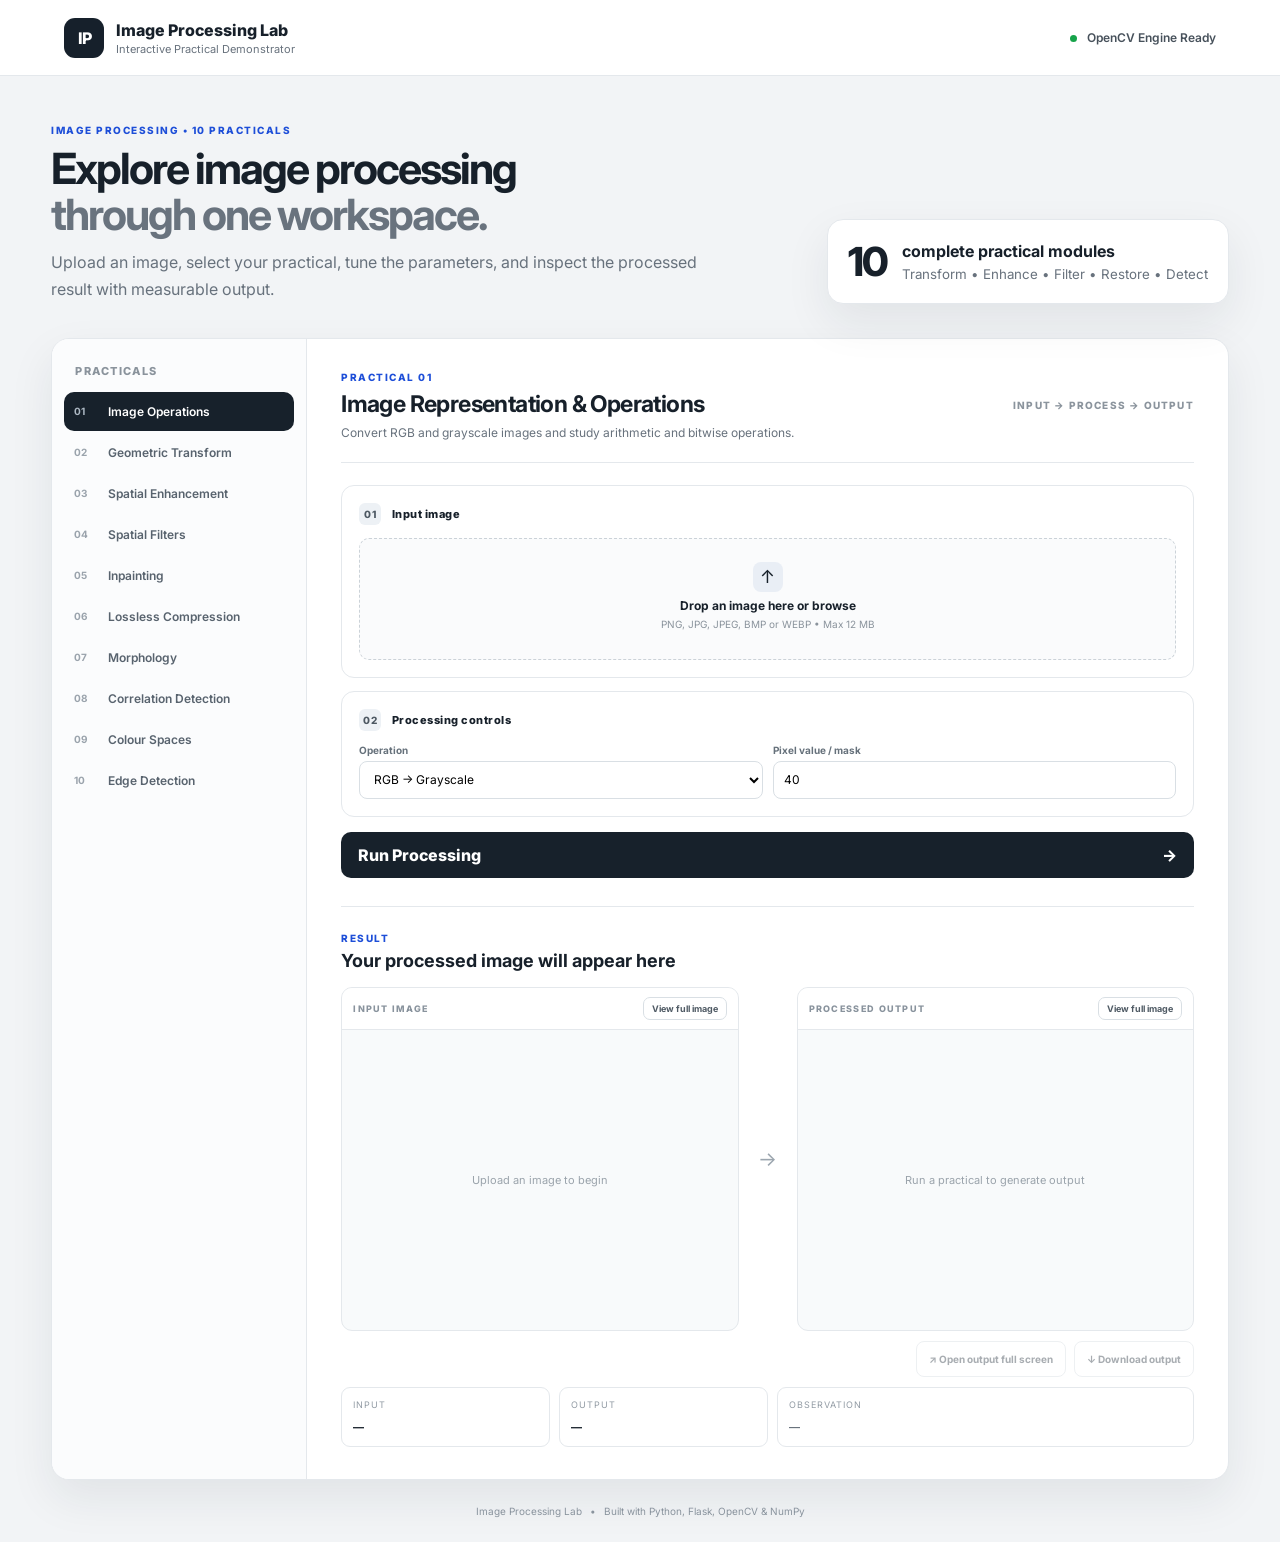
<file: templates/index.html>
<!doctype html>
<html lang="en">
<head>
  <meta charset="utf-8">
  <meta name="viewport" content="width=device-width, initial-scale=1">
  <title>Image Processing Lab</title>
  <link rel="preconnect" href="https://fonts.googleapis.com">
  <link href="https://fonts.googleapis.com/css2?family=Inter:wght@400;500;600;700;800&display=swap" rel="stylesheet">
  <link rel="stylesheet" href="/static/style.css">
</head>
<body>
<header class="topbar">
  <div class="brand">
    <div class="brand-mark">IP</div>
    <div><div class="brand-title">Image Processing Lab</div><div class="brand-sub">Interactive Practical Demonstrator</div></div>
  </div>
  <div class="status"><span class="dot"></span> OpenCV Engine Ready</div>
</header>

<main class="shell">
  <section class="hero">
    <div>
      <div class="eyebrow">IMAGE PROCESSING • 10 PRACTICALS</div>
      <h1>Explore image processing<br><span>through one workspace.</span></h1>
      <p>Upload an image, select your practical, tune the parameters, and inspect the processed result with measurable output.</p>
    </div>
    <div class="hero-card">
      <div class="hero-number">10</div>
      <div><b>complete practical modules</b><small>Transform • Enhance • Filter • Restore • Detect</small></div>
    </div>
  </section>

  <section class="workspace">
    <aside class="sidebar">
      <div class="side-title">Practicals</div>
      <button class="pbtn active" data-p="1"><b>01</b><span>Image Operations</span></button>
      <button class="pbtn" data-p="2"><b>02</b><span>Geometric Transform</span></button>
      <button class="pbtn" data-p="3"><b>03</b><span>Spatial Enhancement</span></button>
      <button class="pbtn" data-p="4"><b>04</b><span>Spatial Filters</span></button>
      <button class="pbtn" data-p="5"><b>05</b><span>Inpainting</span></button>
      <button class="pbtn" data-p="6"><b>06</b><span>Lossless Compression</span></button>
      <button class="pbtn" data-p="7"><b>07</b><span>Morphology</span></button>
      <button class="pbtn" data-p="8"><b>08</b><span>Correlation Detection</span></button>
      <button class="pbtn" data-p="9"><b>09</b><span>Colour Spaces</span></button>
      <button class="pbtn" data-p="10"><b>10</b><span>Edge Detection</span></button>
    </aside>

    <section class="panel">
      <div class="panel-head">
        <div>
          <div class="tag" id="pTag">PRACTICAL 01</div>
          <h2 id="pTitle">Image Representation & Operations</h2>
          <p id="pAim">Convert RGB and grayscale images and study arithmetic and bitwise operations.</p>
        </div>
        <div class="step">INPUT → PROCESS → OUTPUT</div>
      </div>

      <form id="form">
        <input type="hidden" name="practical" id="practical" value="1">
        <div class="input-card">
          <div class="input-title"><span>01</span> Input image</div>
          <label class="dropzone" id="dropzone">
            <input type="file" name="image" id="image" accept="image/*" required>
            <div class="upload-icon">↑</div>
            <b>Drop an image here or browse</b>
            <small>PNG, JPG, JPEG, BMP or WEBP • Max 12 MB</small>
            <div class="filename" id="filename"></div>
          </label>
        </div>

        <div class="controls-card">
          <div class="input-title"><span>02</span> Processing controls</div>
          <div id="controls"></div>
        </div>

        <div id="extraUpload"></div>

        <button class="run" type="submit"><span>Run Processing</span><span>→</span></button>
      </form>

      <div class="results" id="results">
        <div class="result-head"><div><div class="tag">RESULT</div><h3 id="resultTitle">Your processed image will appear here</h3></div><div id="metricBadge"></div></div>
        <div class="image-grid">
          <div class="image-box">
            <div class="image-label"><span>INPUT IMAGE</span><button type="button" class="view-btn" data-view="inputPreview">View full image</button></div>
            <div class="placeholder" id="inputPreview">Upload an image to begin</div>
          </div>
          <div class="arrow">→</div>
          <div class="image-box">
            <div class="image-label"><span>PROCESSED OUTPUT</span><button type="button" class="view-btn" data-view="outputPreview">View full image</button></div>
            <div class="placeholder" id="outputPreview">Run a practical to generate output</div>
          </div>
        </div>
        <div class="result-actions">
          <button type="button" class="secondary-btn" id="openOutput" disabled>↗ Open output full screen</button>
          <a class="secondary-btn disabled-link" id="downloadOutput" href="#" download="processed_output.png">↓ Download output</a>
        </div>
        <div class="info-grid">
          <div><span>Input</span><b id="inStats">—</b></div>
          <div><span>Output</span><b id="outStats">—</b></div>
          <div class="wide"><span>Observation</span><b id="note">—</b></div>
        </div>
      </div>
    </section>
  </section>
</main>

<div class="image-modal" id="imageModal" aria-hidden="true">
  <div class="modal-backdrop" data-close-modal></div>
  <div class="modal-card">
    <div class="modal-head"><b id="modalTitle">Image Preview</b><button type="button" class="modal-close" data-close-modal>×</button></div>
    <div class="modal-body"><img id="modalImage" alt="Full image preview"></div>
  </div>
</div>

<footer>Image Processing Lab <span>•</span> Built with Python, Flask, OpenCV & NumPy</footer>
<script src="/static/app.js"></script>
</body>
</html>
</file>
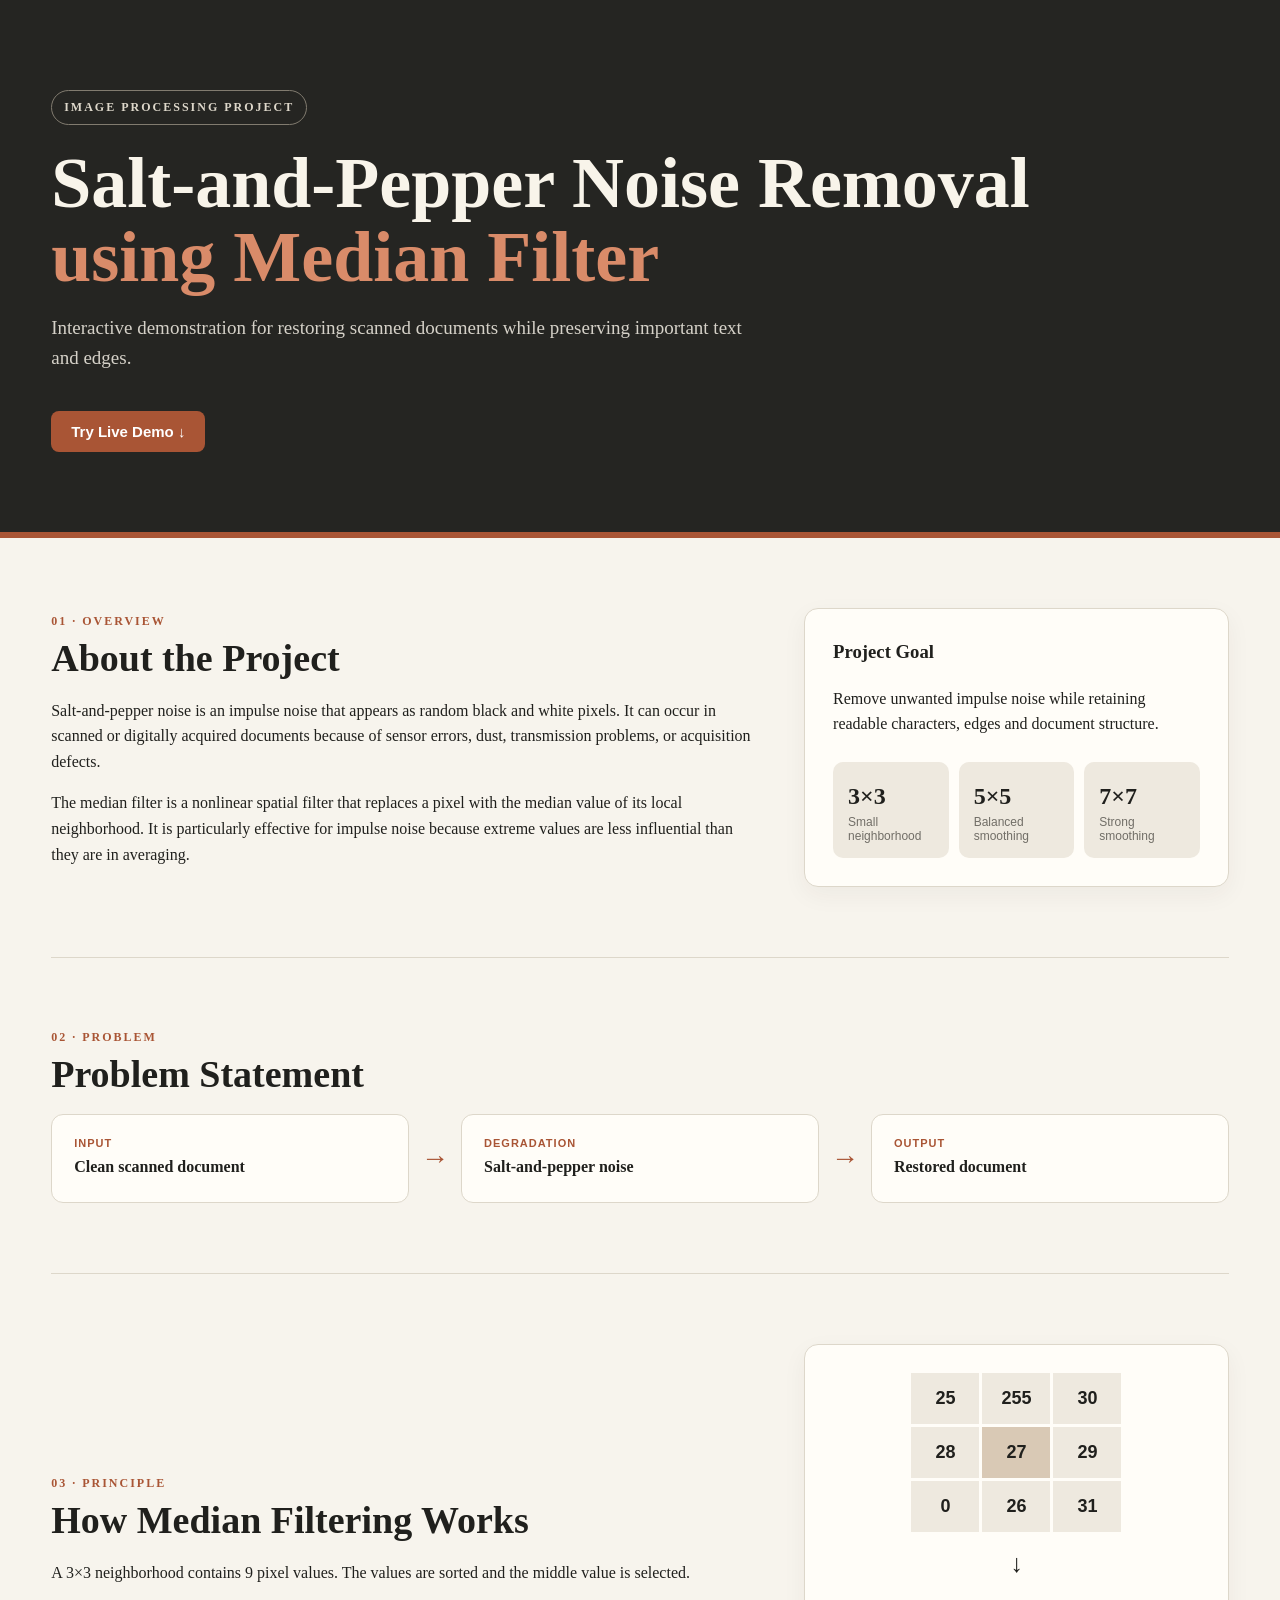
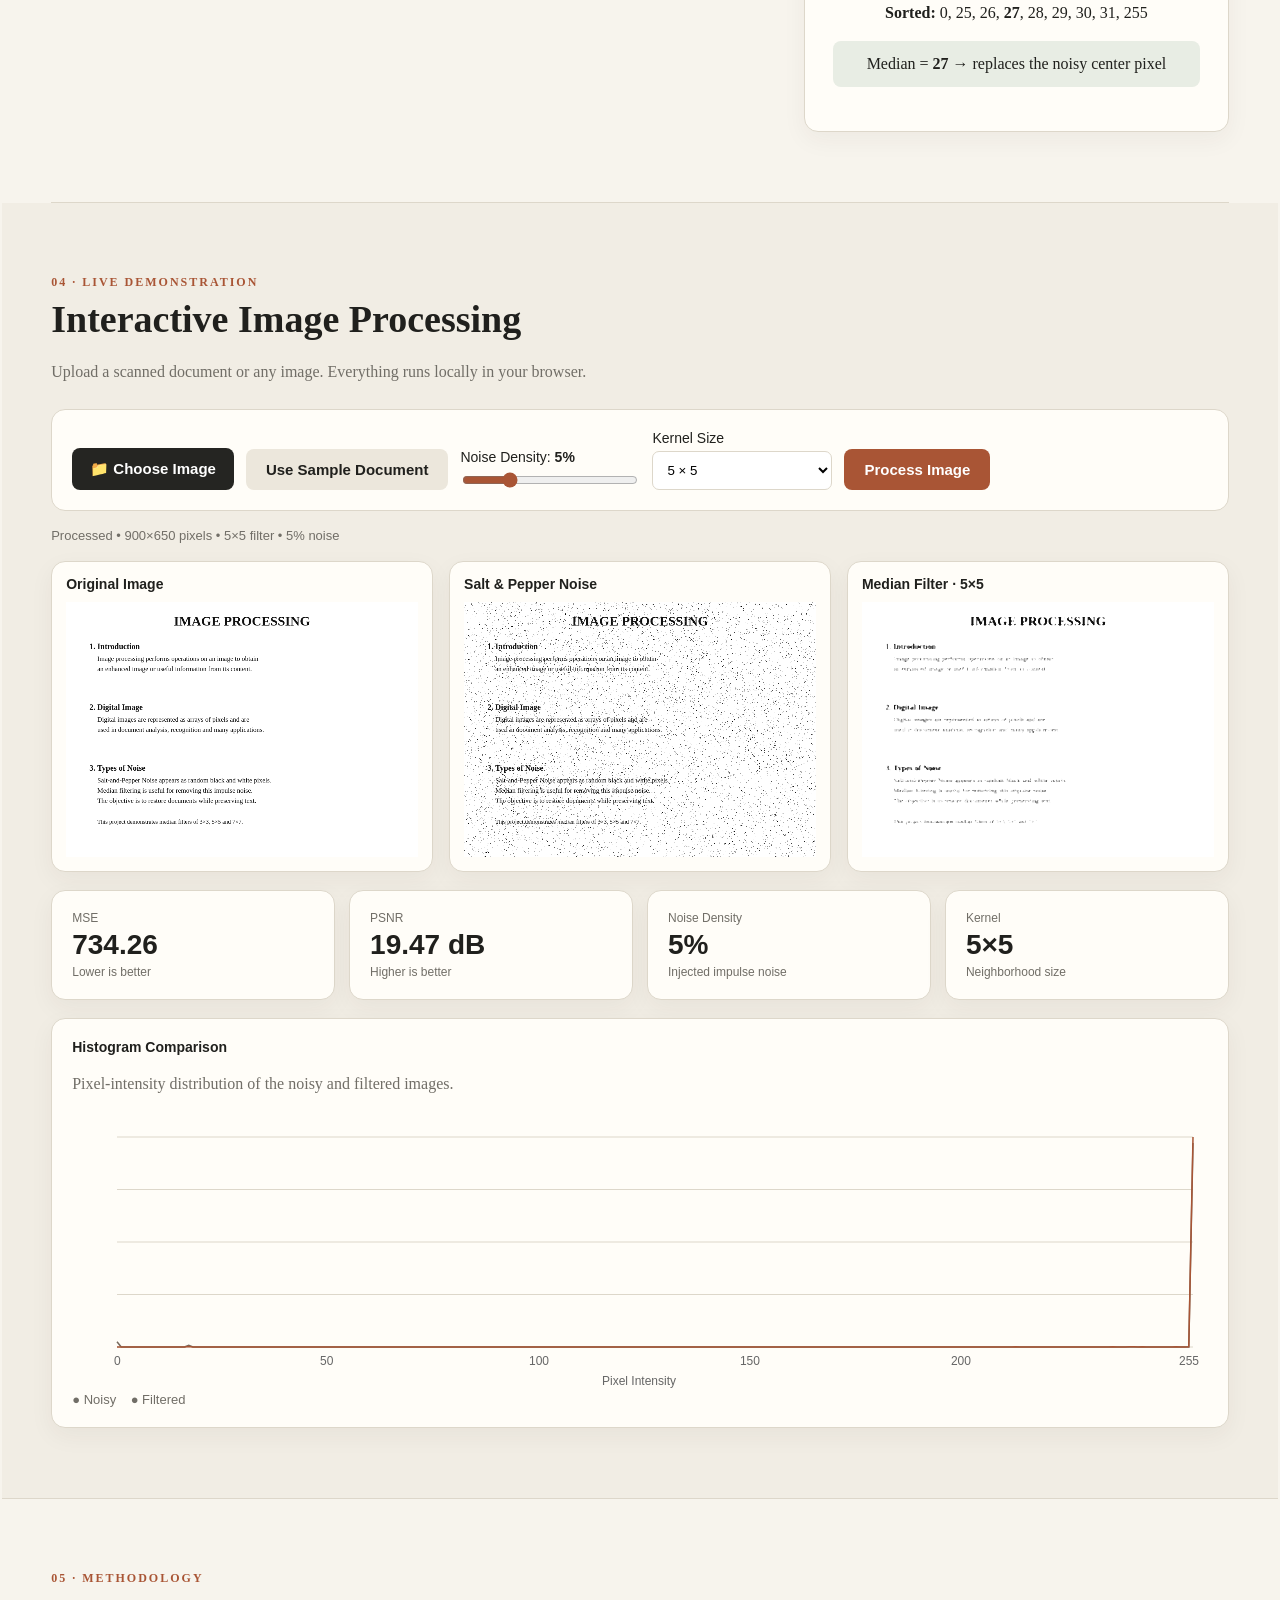
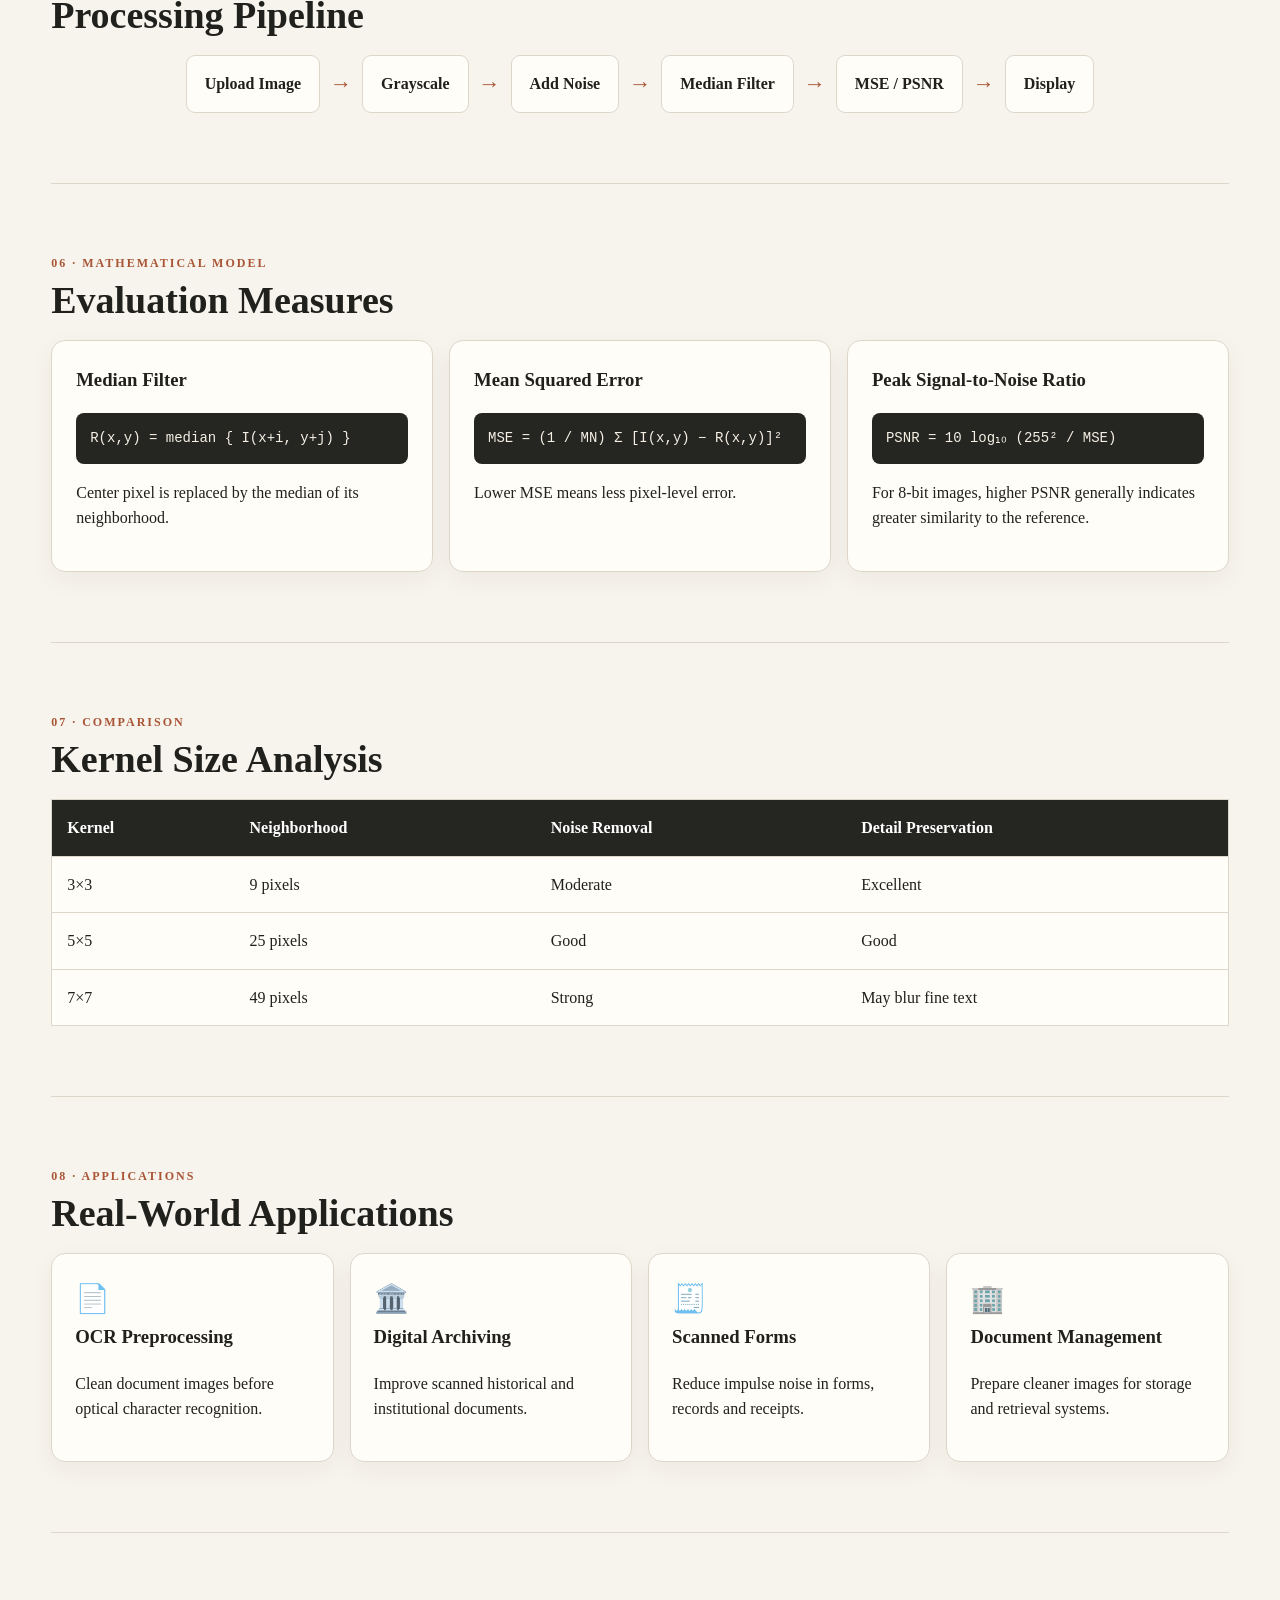
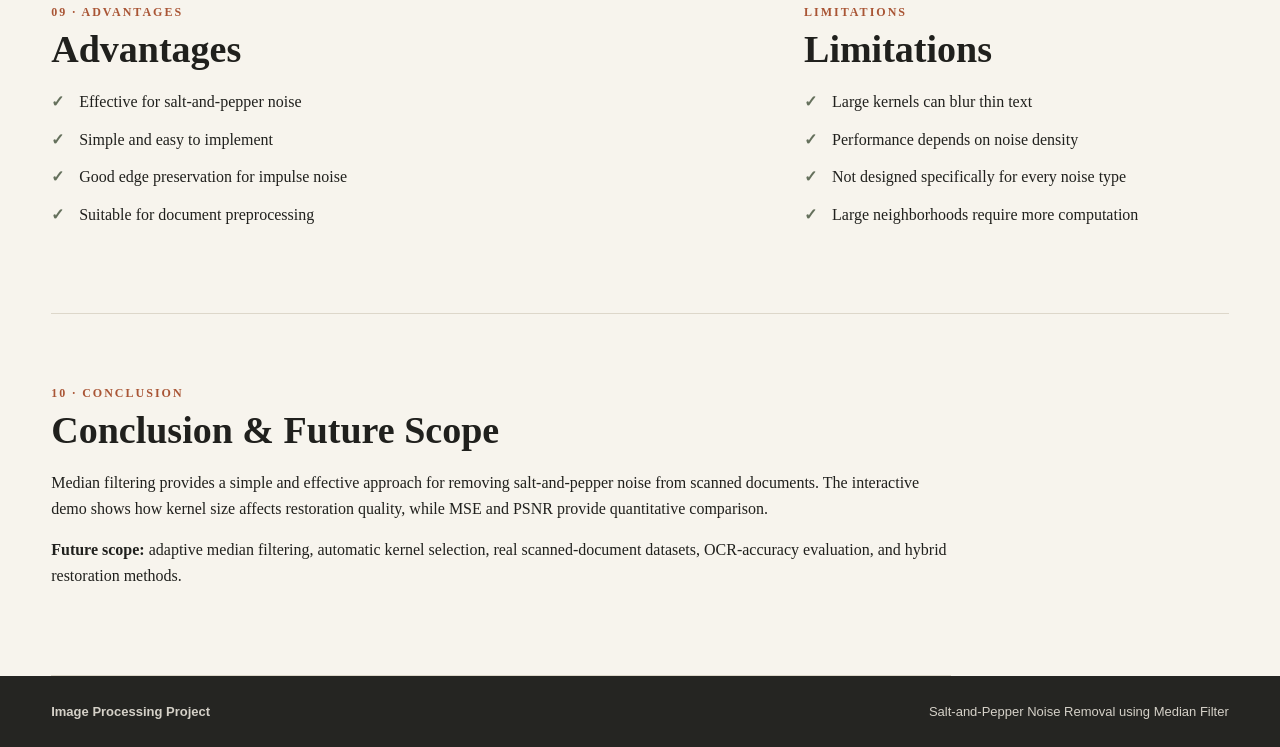
<file: TAE1/Median_Filter_Project_Webpage/median_filter_webpage/index.html>
<!DOCTYPE html>
<html lang="en">
<head>
<meta charset="UTF-8"><meta name="viewport" content="width=device-width, initial-scale=1.0">
<title>Salt-and-Pepper Noise Removal | Median Filter</title>
<link rel="stylesheet" href="style.css">
</head>
<body>
<header class="hero"><div class="container"><span class="badge">IMAGE PROCESSING PROJECT</span><h1>Salt-and-Pepper Noise Removal<br><span>using Median Filter</span></h1><p>Interactive demonstration for restoring scanned documents while preserving important text and edges.</p><a class="btn primary" href="#demo">Try Live Demo ↓</a></div></header>
<main class="container">
<section class="section intro-grid"><div><p class="eyebrow">01 · OVERVIEW</p><h2>About the Project</h2><p>Salt-and-pepper noise is an impulse noise that appears as random black and white pixels. It can occur in scanned or digitally acquired documents because of sensor errors, dust, transmission problems, or acquisition defects.</p><p>The median filter is a nonlinear spatial filter that replaces a pixel with the median value of its local neighborhood. It is particularly effective for impulse noise because extreme values are less influential than they are in averaging.</p></div><div class="info-card"><h3>Project Goal</h3><p>Remove unwanted impulse noise while retaining readable characters, edges and document structure.</p><div class="mini-stats"><div><strong>3×3</strong><span>Small neighborhood</span></div><div><strong>5×5</strong><span>Balanced smoothing</span></div><div><strong>7×7</strong><span>Strong smoothing</span></div></div></div></section>
<section class="section"><p class="eyebrow">02 · PROBLEM</p><h2>Problem Statement</h2><div class="problem"><div><span>INPUT</span><strong>Clean scanned document</strong></div><div class="arrow">→</div><div><span>DEGRADATION</span><strong>Salt-and-pepper noise</strong></div><div class="arrow">→</div><div><span>OUTPUT</span><strong>Restored document</strong></div></div></section>
<section class="section method-grid"><div><p class="eyebrow">03 · PRINCIPLE</p><h2>How Median Filtering Works</h2><p>A 3×3 neighborhood contains 9 pixel values. The values are sorted and the middle value is selected.</p></div><div class="kernel-card"><div class="kernel"><span>25</span><span>255</span><span>30</span><span>28</span><span class="center">27</span><span>29</span><span>0</span><span>26</span><span>31</span></div><div class="kernel-arrow">↓</div><p><b>Sorted:</b> 0, 25, 26, <b>27</b>, 28, 29, 30, 31, 255</p><p class="result">Median = <b>27</b> → replaces the noisy center pixel</p></div></section>
<section id="demo" class="section demo-section"><p class="eyebrow">04 · LIVE DEMONSTRATION</p><h2>Interactive Image Processing</h2><p class="muted">Upload a scanned document or any image. Everything runs locally in your browser.</p><div class="controls"><label class="upload"><input id="fileInput" type="file" accept="image/*"><span>📁 Choose Image</span></label><button id="sampleBtn" class="btn secondary">Use Sample Document</button><label class="control"><span>Noise Density: <b id="noiseValue">5%</b></span><input id="noiseSlider" type="range" min="0" max="20" value="5"></label><label class="control"><span>Kernel Size</span><select id="kernelSelect"><option value="3">3 × 3</option><option value="5" selected>5 × 5</option><option value="7">7 × 7</option></select></label><button id="processBtn" class="btn primary">Process Image</button></div><div id="status" class="status">Ready.</div><div class="image-grid"><div class="image-card"><div class="card-title">Original Image</div><canvas id="originalCanvas"></canvas></div><div class="image-card"><div class="card-title">Salt & Pepper Noise</div><canvas id="noisyCanvas"></canvas></div><div class="image-card"><div class="card-title" id="filteredTitle">Median Filter · 5×5</div><canvas id="filteredCanvas"></canvas></div></div><div class="metrics"><div class="metric"><span>MSE</span><strong id="mse">—</strong><small>Lower is better</small></div><div class="metric"><span>PSNR</span><strong id="psnr">—</strong><small>Higher is better</small></div><div class="metric"><span>Noise Density</span><strong id="metricNoise">5%</strong><small>Injected impulse noise</small></div><div class="metric"><span>Kernel</span><strong id="metricKernel">5×5</strong><small>Neighborhood size</small></div></div><div class="histogram-card"><div class="card-title">Histogram Comparison</div><p class="muted">Pixel-intensity distribution of the noisy and filtered images.</p><canvas id="histCanvas" height="280"></canvas><div class="legend">● Noisy &nbsp;&nbsp; <b>●</b> Filtered</div></div></section>
<section class="section"><p class="eyebrow">05 · METHODOLOGY</p><h2>Processing Pipeline</h2><div class="flow"><div>Upload Image</div><i>→</i><div>Grayscale</div><i>→</i><div>Add Noise</div><i>→</i><div>Median Filter</div><i>→</i><div>MSE / PSNR</div><i>→</i><div>Display</div></div></section>
<section class="section"><p class="eyebrow">06 · MATHEMATICAL MODEL</p><h2>Evaluation Measures</h2><div class="equation-grid"><div class="equation-card"><h3>Median Filter</h3><code>R(x,y) = median { I(x+i, y+j) }</code><p>Center pixel is replaced by the median of its neighborhood.</p></div><div class="equation-card"><h3>Mean Squared Error</h3><code>MSE = (1 / MN) Σ [I(x,y) − R(x,y)]²</code><p>Lower MSE means less pixel-level error.</p></div><div class="equation-card"><h3>Peak Signal-to-Noise Ratio</h3><code>PSNR = 10 log₁₀ (255² / MSE)</code><p>For 8-bit images, higher PSNR generally indicates greater similarity to the reference.</p></div></div></section>
<section class="section"><p class="eyebrow">07 · COMPARISON</p><h2>Kernel Size Analysis</h2><div class="table-wrap"><table><thead><tr><th>Kernel</th><th>Neighborhood</th><th>Noise Removal</th><th>Detail Preservation</th></tr></thead><tbody><tr><td>3×3</td><td>9 pixels</td><td>Moderate</td><td>Excellent</td></tr><tr><td>5×5</td><td>25 pixels</td><td>Good</td><td>Good</td></tr><tr><td>7×7</td><td>49 pixels</td><td>Strong</td><td>May blur fine text</td></tr></tbody></table></div></section>
<section class="section"><p class="eyebrow">08 · APPLICATIONS</p><h2>Real-World Applications</h2><div class="cards"><article><span>📄</span><h3>OCR Preprocessing</h3><p>Clean document images before optical character recognition.</p></article><article><span>🏛️</span><h3>Digital Archiving</h3><p>Improve scanned historical and institutional documents.</p></article><article><span>🧾</span><h3>Scanned Forms</h3><p>Reduce impulse noise in forms, records and receipts.</p></article><article><span>🏢</span><h3>Document Management</h3><p>Prepare cleaner images for storage and retrieval systems.</p></article></div></section>
<section class="section two-col"><div><p class="eyebrow">09 · ADVANTAGES</p><h2>Advantages</h2><ul class="check-list"><li>Effective for salt-and-pepper noise</li><li>Simple and easy to implement</li><li>Good edge preservation for impulse noise</li><li>Suitable for document preprocessing</li></ul></div><div><p class="eyebrow">LIMITATIONS</p><h2>Limitations</h2><ul class="check-list"><li>Large kernels can blur thin text</li><li>Performance depends on noise density</li><li>Not designed specifically for every noise type</li><li>Large neighborhoods require more computation</li></ul></div></section>
<section class="section conclusion"><p class="eyebrow">10 · CONCLUSION</p><h2>Conclusion & Future Scope</h2><p>Median filtering provides a simple and effective approach for removing salt-and-pepper noise from scanned documents. The interactive demo shows how kernel size affects restoration quality, while MSE and PSNR provide quantitative comparison.</p><p><b>Future scope:</b> adaptive median filtering, automatic kernel selection, real scanned-document datasets, OCR-accuracy evaluation, and hybrid restoration methods.</p></section>
</main><footer><div class="container"><strong>Image Processing Project</strong><span>Salt-and-Pepper Noise Removal using Median Filter</span></div></footer><script src="script.js"></script></body></html>
</file>
<file: static/style.css>
:root{--ink:#17202a;--muted:#68727d;--line:#e4e8ec;--paper:#fff;--soft:#f5f7f8;--accent:#1d4ed8;--accent2:#0f3fae;--shadow:0 18px 45px rgba(25,35,45,.08)}
*{box-sizing:border-box}body{margin:0;background:#f2f4f6;color:var(--ink);font-family:Inter,system-ui,sans-serif}.topbar{height:76px;background:#fff;border-bottom:1px solid var(--line);display:flex;align-items:center;justify-content:space-between;padding:0 5vw}.brand{display:flex;align-items:center;gap:12px}.brand-mark{width:40px;height:40px;border-radius:11px;background:#16202b;color:white;display:grid;place-items:center;font-weight:800;letter-spacing:-1px}.brand-title{font-weight:800}.brand-sub{font-size:11px;color:var(--muted);margin-top:2px}.status{font-size:12px;font-weight:600;color:#47515b}.dot{display:inline-block;width:7px;height:7px;border-radius:50%;background:#16a34a;margin-right:7px}.shell{width:min(1440px,92vw);margin:0 auto}.hero{padding:48px 0 34px;display:flex;justify-content:space-between;align-items:end;gap:30px}.eyebrow,.tag{font-size:10px;font-weight:800;letter-spacing:1.5px;color:var(--accent)}h1{font-size:43px;line-height:1.06;letter-spacing:-2px;margin:10px 0 12px}h1 span{color:#69737e}.hero p{max-width:690px;color:var(--muted);line-height:1.7;margin:0}.hero-card{background:#fff;border:1px solid var(--line);border-radius:16px;padding:17px 20px;display:flex;align-items:center;gap:15px;min-width:260px;box-shadow:var(--shadow)}.hero-number{font-size:40px;font-weight:800;letter-spacing:-2px}.hero-card small{display:block;color:var(--muted);margin-top:5px}.workspace{display:grid;grid-template-columns:255px 1fr;background:#fff;border:1px solid var(--line);border-radius:18px;overflow:hidden;box-shadow:var(--shadow);min-height:720px}.sidebar{background:#fbfcfd;border-right:1px solid var(--line);padding:20px 12px}.side-title{font-size:11px;text-transform:uppercase;letter-spacing:1.3px;color:#8a939c;font-weight:800;padding:5px 11px 12px}.pbtn{width:100%;border:0;background:transparent;text-align:left;padding:12px 10px;border-radius:10px;display:flex;gap:12px;align-items:center;color:#58636e;cursor:pointer;font:inherit;margin:2px 0}.pbtn b{font-size:10px;color:#9aa3ac;width:22px}.pbtn span{font-size:12px;font-weight:600}.pbtn:hover{background:#f0f3f6}.pbtn.active{background:#17212b;color:#fff}.pbtn.active b{color:#aeb9c4}.panel{padding:32px 34px}.panel-head{display:flex;justify-content:space-between;gap:20px;border-bottom:1px solid var(--line);padding-bottom:22px;margin-bottom:22px}.panel-head h2{margin:7px 0 7px;font-size:23px;letter-spacing:-.6px}.panel-head p{margin:0;color:var(--muted);font-size:12px}.step{font-size:10px;font-weight:800;color:#8b949d;letter-spacing:1.2px;align-self:center;white-space:nowrap}.input-card,.controls-card{border:1px solid var(--line);border-radius:13px;padding:17px;margin-bottom:13px}.input-title{font-size:11px;font-weight:800;letter-spacing:.5px;margin-bottom:13px}.input-title span{display:inline-grid;place-items:center;width:22px;height:22px;border-radius:6px;background:#edf1f5;margin-right:8px;color:#4d5862;font-size:10px}.dropzone{height:122px;border:1.5px dashed #cbd2d8;border-radius:10px;background:#fafbfc;display:flex;flex-direction:column;align-items:center;justify-content:center;cursor:pointer;text-align:center}.dropzone:hover{border-color:#7f8b97;background:#f7f9fb}.dropzone input{display:none}.upload-icon{width:30px;height:30px;border-radius:8px;background:#e9eef5;display:grid;place-items:center;font-size:18px;margin-bottom:6px}.dropzone b{font-size:12px}.dropzone small{font-size:10px;color:#8a939c;margin-top:5px}.filename{font-size:10px;color:var(--accent);margin-top:6px}.control-grid{display:grid;grid-template-columns:repeat(2,minmax(0,1fr));gap:10px}.field label{display:block;font-size:10px;font-weight:700;color:#66717b;margin-bottom:5px}.field select,.field input[type=number],.field input[type=range]{width:100%;height:38px;border:1px solid #d9dfe4;border-radius:8px;background:white;padding:0 10px;font:inherit;font-size:12px}.field input[type=range]{padding:0}.range-line{display:flex;gap:10px;align-items:center}.range-line input{flex:1}.range-value{width:48px;text-align:right;font-size:11px;font-weight:700}.run{width:100%;border:0;border-radius:10px;height:46px;background:#17212b;color:#fff;font:inherit;font-weight:800;display:flex;align-items:center;justify-content:space-between;padding:0 17px;cursor:pointer;margin-top:15px}.run:hover{background:#263441}.extra{border:1px solid #e5e9ed;border-radius:12px;padding:14px;margin-bottom:13px;background:#fafbfc}.extra-title{font-size:11px;font-weight:800;margin-bottom:8px}.results{margin-top:28px;border-top:1px solid var(--line);padding-top:25px}.result-head{display:flex;justify-content:space-between;align-items:start}.result-head h3{margin:6px 0 16px;font-size:18px}.metric{font-size:11px;font-weight:800;background:#edf5ff;color:#1d4ed8;border-radius:20px;padding:8px 12px}.image-grid{display:grid;grid-template-columns:1fr 34px 1fr;gap:12px;align-items:center}.image-box{border:1px solid var(--line);border-radius:11px;overflow:hidden;background:#f8fafb;min-height:260px}.image-label{font-size:9px;font-weight:800;letter-spacing:1.3px;color:#89939d;padding:9px 11px;border-bottom:1px solid var(--line);background:#fff;display:flex;align-items:center;justify-content:space-between;gap:10px}.image-box img{display:block;max-width:100%;width:auto;height:auto;max-height:520px;margin:0 auto;object-fit:contain;background:#eef1f3;cursor:zoom-in}.placeholder{min-height:300px;display:grid;place-items:center;color:#9aa3ab;font-size:11px;padding:20px;text-align:center}.view-btn{border:1px solid #d9dfe4;background:#fff;border-radius:7px;padding:5px 8px;font:inherit;font-size:9px;font-weight:700;color:#4f5a64;cursor:pointer;letter-spacing:0}.view-btn:hover{background:#f3f5f7}.result-actions{display:flex;justify-content:flex-end;gap:8px;margin-top:10px}.secondary-btn{display:inline-flex;align-items:center;justify-content:center;height:36px;padding:0 12px;border:1px solid #d9dfe4;border-radius:8px;background:#fff;color:#3f4a54;text-decoration:none;font:inherit;font-size:10px;font-weight:700;cursor:pointer}.secondary-btn:hover:not(:disabled){background:#f3f5f7}.secondary-btn:disabled,.disabled-link{opacity:.45;pointer-events:none}.image-modal{position:fixed;inset:0;display:none;z-index:1000}.image-modal.open{display:block}.modal-backdrop{position:absolute;inset:0;background:rgba(10,16,22,.82)}.modal-card{position:relative;width:min(96vw,1500px);height:min(94vh,1000px);margin:3vh auto;background:#10161c;border:1px solid rgba(255,255,255,.12);border-radius:14px;overflow:hidden;box-shadow:0 25px 80px rgba(0,0,0,.35);z-index:1}.modal-head{height:52px;padding:0 16px;display:flex;align-items:center;justify-content:space-between;color:#fff;border-bottom:1px solid rgba(255,255,255,.1);font-size:12px}.modal-close{border:0;background:transparent;color:#fff;font-size:28px;line-height:1;cursor:pointer}.modal-body{height:calc(100% - 52px);display:grid;place-items:center;padding:18px}.modal-body img{max-width:100%;max-height:100%;width:auto;height:auto;object-fit:contain;display:block}.arrow{text-align:center;color:#9ca6af;font-size:20px}.info-grid{display:grid;grid-template-columns:1fr 1fr 2fr;gap:9px;margin-top:10px}.info-grid div{border:1px solid var(--line);border-radius:9px;padding:11px;background:#fff}.info-grid span{display:block;font-size:9px;text-transform:uppercase;letter-spacing:1px;color:#929ba4;margin-bottom:5px}.info-grid b{font-size:11px;line-height:1.5}.wide b{font-weight:500;color:#58636e}footer{text-align:center;padding:25px;color:#89939d;font-size:10px}footer span{padding:0 5px}@media(max-width:900px){.hero{display:block}.hero-card{margin-top:20px}.workspace{grid-template-columns:1fr}.sidebar{border-right:0;border-bottom:1px solid var(--line);display:grid;grid-template-columns:repeat(2,1fr)}.side-title{grid-column:1/-1}.panel{padding:22px}.step{display:none}}@media(max-width:600px){h1{font-size:32px}.control-grid,.info-grid{grid-template-columns:1fr}.image-grid{grid-template-columns:1fr}.arrow{transform:rotate(90deg)}.result-actions{justify-content:stretch}.result-actions .secondary-btn{flex:1}.modal-card{width:100vw;height:100vh;margin:0;border-radius:0}.image-box img{max-height:420px}}
</file>
<file: TAE1/Median_Filter_Project_Webpage/median_filter_webpage/style.css>
*{box-sizing:border-box}:root{--ink:#20201d;--paper:#f7f4ed;--card:#fffdf8;--line:#ddd7ca;--accent:#a95535;--muted:#716e67;--olive:#65705c}html{scroll-behavior:smooth}body{margin:0;background:var(--paper);color:var(--ink);font-family:Georgia,"Times New Roman",serif;line-height:1.6}.container{width:min(1180px,92%);margin:auto}.hero{padding:90px 0 80px;background:#252522;color:#f8f4ea;border-bottom:6px solid var(--accent)}.badge,.eyebrow{letter-spacing:2px;font-size:12px;font-weight:bold}.badge{display:inline-block;padding:7px 12px;border:1px solid #817b6f;border-radius:30px;color:#ddd7ca}.hero h1{font-size:clamp(38px,6vw,72px);line-height:1.02;margin:22px 0 18px}.hero h1 span{color:#d98b69}.hero p{max-width:720px;color:#d5d1c8;font-size:19px}.btn{border:0;border-radius:8px;padding:12px 20px;font:600 15px Arial,sans-serif;cursor:pointer;text-decoration:none;display:inline-block}.primary{background:var(--accent);color:white}.secondary{background:#ece7dc;color:var(--ink)}.hero .btn{margin-top:18px}.section{padding:70px 0;border-bottom:1px solid var(--line)}.eyebrow{color:var(--accent);margin:0 0 7px}h2{font-size:38px;line-height:1.1;margin:0 0 18px}h3{margin-top:0}.muted{color:var(--muted)}.intro-grid,.method-grid,.two-col{display:grid;grid-template-columns:1.25fr .75fr;gap:45px;align-items:center}.info-card,.kernel-card,.equation-card,.image-card,.histogram-card,.metric,.cards article{background:var(--card);border:1px solid var(--line);border-radius:14px;box-shadow:0 8px 25px rgba(50,45,35,.05)}.info-card{padding:28px}.mini-stats{display:grid;grid-template-columns:repeat(3,1fr);gap:10px;margin-top:25px}.mini-stats div{padding:15px;background:#eee9df;border-radius:10px}.mini-stats strong,.mini-stats span{display:block}.mini-stats strong{font-size:24px}.mini-stats span{font:12px Arial,sans-serif;color:var(--muted)}.problem{display:grid;grid-template-columns:1fr auto 1fr auto 1fr;gap:12px;align-items:center}.problem div:not(.arrow){padding:22px;background:var(--card);border:1px solid var(--line);border-radius:12px}.problem span{display:block;color:var(--accent);font:700 11px Arial,sans-serif;letter-spacing:1px}.problem strong{display:block;margin-top:5px}.arrow{font-size:28px;color:var(--accent)}.kernel-card{padding:28px;text-align:center}.kernel{width:210px;margin:auto;display:grid;grid-template-columns:repeat(3,1fr);gap:3px}.kernel span{padding:15px;background:#eee9df;font:700 18px Arial,sans-serif}.kernel .center{background:#d9c9b5}.kernel-arrow{font-size:25px;margin:12px}.result{padding:10px;background:#e8ede4;border-radius:8px}.demo-section{background:#f1ede4;margin-left:-4.2%;margin-right:-4.2%;padding-left:4.2%;padding-right:4.2%}.controls{display:flex;flex-wrap:wrap;gap:12px;align-items:end;padding:20px;background:var(--card);border:1px solid var(--line);border-radius:14px;margin:25px 0 12px}.upload{cursor:pointer}.upload input{display:none}.upload span{display:inline-block;padding:12px 18px;background:#252522;color:#fff;border-radius:8px;font:600 15px Arial,sans-serif}.control{display:flex;flex-direction:column;gap:5px;min-width:180px;font:14px Arial,sans-serif}.control input[type=range]{accent-color:var(--accent)}.control select{padding:10px;border:1px solid var(--line);border-radius:7px;background:white}.status{font:13px Arial,sans-serif;color:var(--muted);padding:5px 0 18px}.image-grid{display:grid;grid-template-columns:repeat(3,1fr);gap:16px}.image-card{padding:14px;min-height:270px}.card-title{font:700 14px Arial,sans-serif;margin-bottom:10px}canvas{max-width:100%;display:block;margin:auto}.image-card canvas{width:100%;height:auto;background:#eee}.metrics{display:grid;grid-template-columns:repeat(4,1fr);gap:14px;margin:18px 0}.metric{padding:20px}.metric span,.metric small{display:block;font:12px Arial,sans-serif;color:var(--muted)}.metric strong{display:block;font:700 28px Arial,sans-serif;margin:4px 0}.histogram-card{padding:20px;position:relative}#histCanvas{width:100%;height:280px}.legend{font:13px Arial,sans-serif;color:var(--muted)}.flow{display:flex;flex-wrap:wrap;justify-content:center;align-items:center;gap:10px}.flow div{padding:15px 18px;background:var(--card);border:1px solid var(--line);border-radius:9px;font-weight:bold}.flow i{font-style:normal;color:var(--accent);font-size:22px}.equation-grid{display:grid;grid-template-columns:repeat(3,1fr);gap:16px}.equation-card{padding:24px}.equation-card code{display:block;background:#252522;color:#f6f0e4;padding:14px;border-radius:8px;overflow:auto;font-size:14px}.table-wrap{overflow-x:auto}table{width:100%;border-collapse:collapse;background:var(--card);border:1px solid var(--line);overflow:hidden}th,td{text-align:left;padding:15px;border-bottom:1px solid var(--line)}th{background:#252522;color:#fff}.cards{display:grid;grid-template-columns:repeat(4,1fr);gap:16px}.cards article{padding:23px}.cards article span{font-size:28px}.check-list{padding:0;list-style:none}.check-list li{margin:12px 0;padding-left:28px;position:relative}.check-list li:before{content:"✓";position:absolute;left:0;color:var(--olive);font-weight:bold}.conclusion{max-width:900px}footer{background:#252522;color:#d5d1c8;padding:28px 0}footer .container{display:flex;justify-content:space-between;gap:20px;font:13px Arial,sans-serif}@media(max-width:850px){.intro-grid,.method-grid,.two-col{grid-template-columns:1fr}.image-grid,.equation-grid{grid-template-columns:1fr}.metrics{grid-template-columns:repeat(2,1fr)}.cards{grid-template-columns:repeat(2,1fr)}.problem{grid-template-columns:1fr}.arrow{transform:rotate(90deg);text-align:center}.flow{flex-direction:column}.hero{padding-top:55px}}@media(max-width:520px){.cards{grid-template-columns:1fr}.metrics{grid-template-columns:1fr}.mini-stats{grid-template-columns:1fr}footer .container{flex-direction:column}}
</file>
